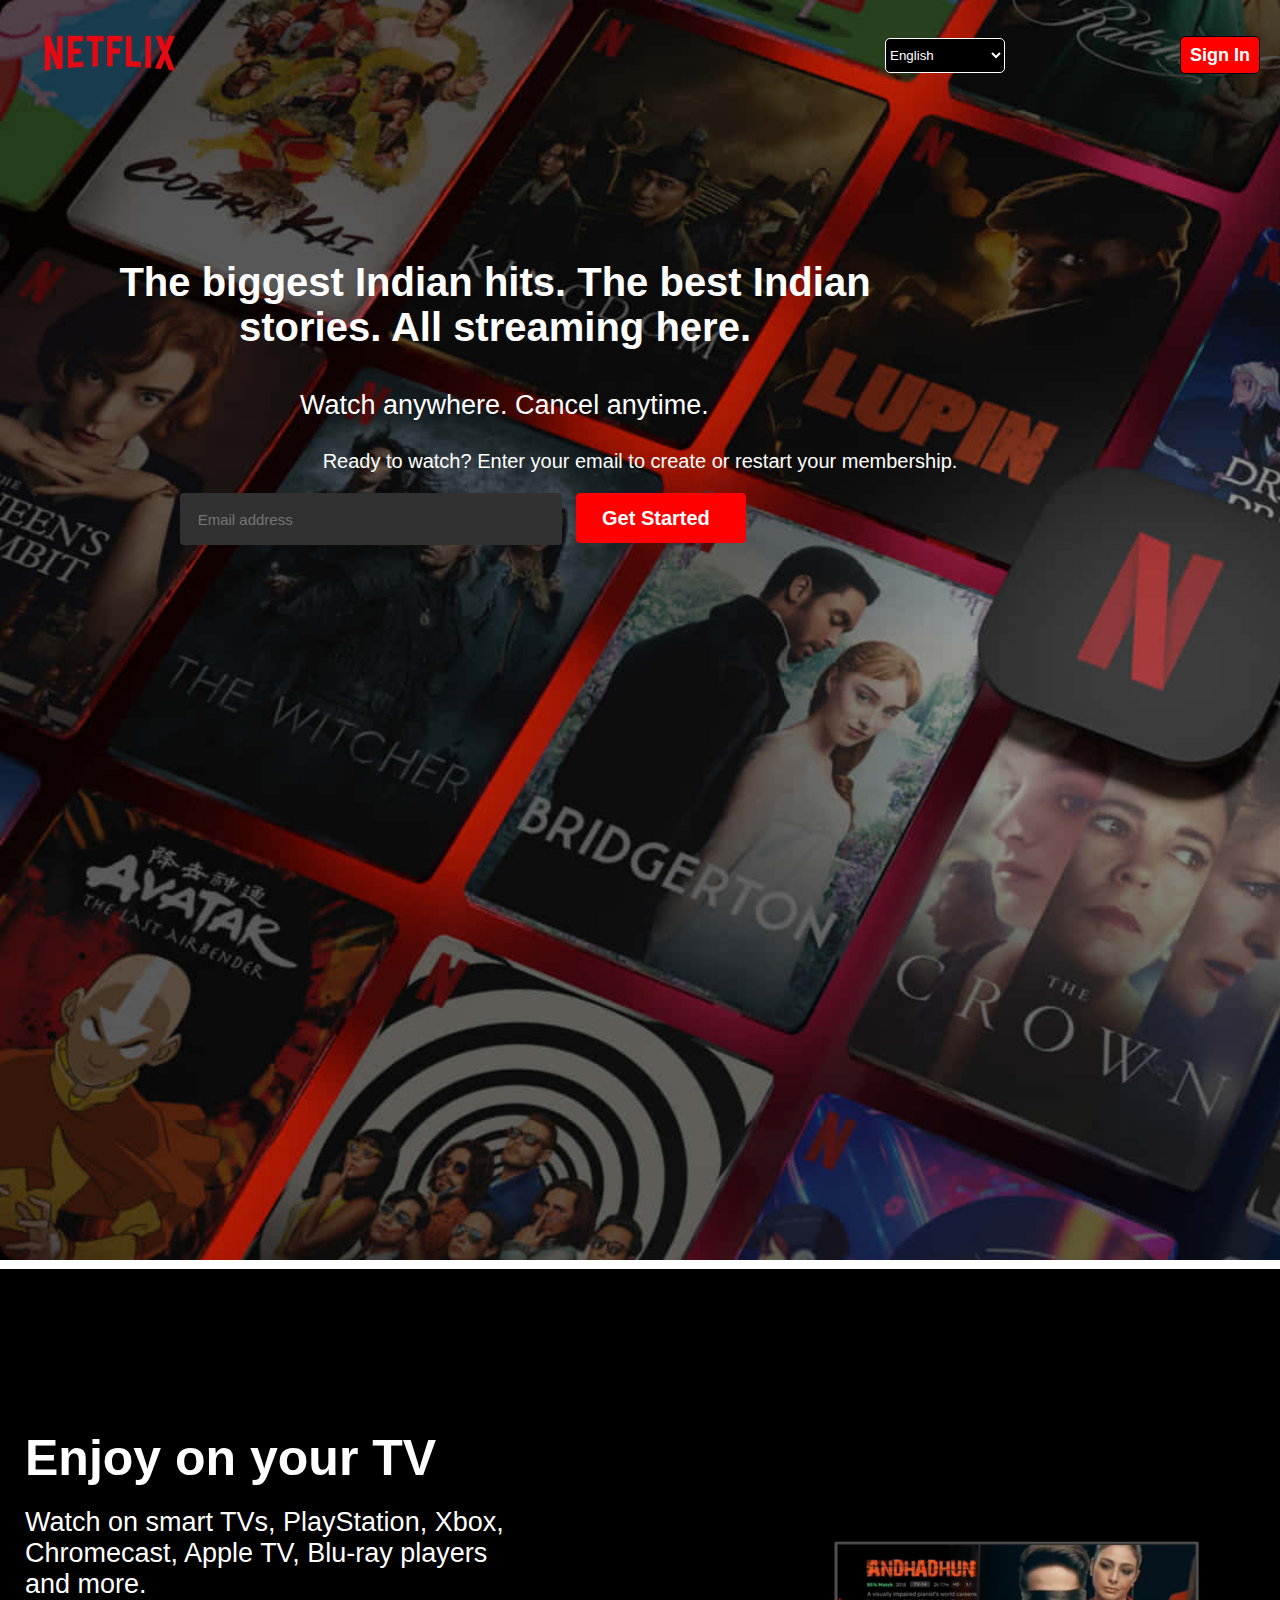
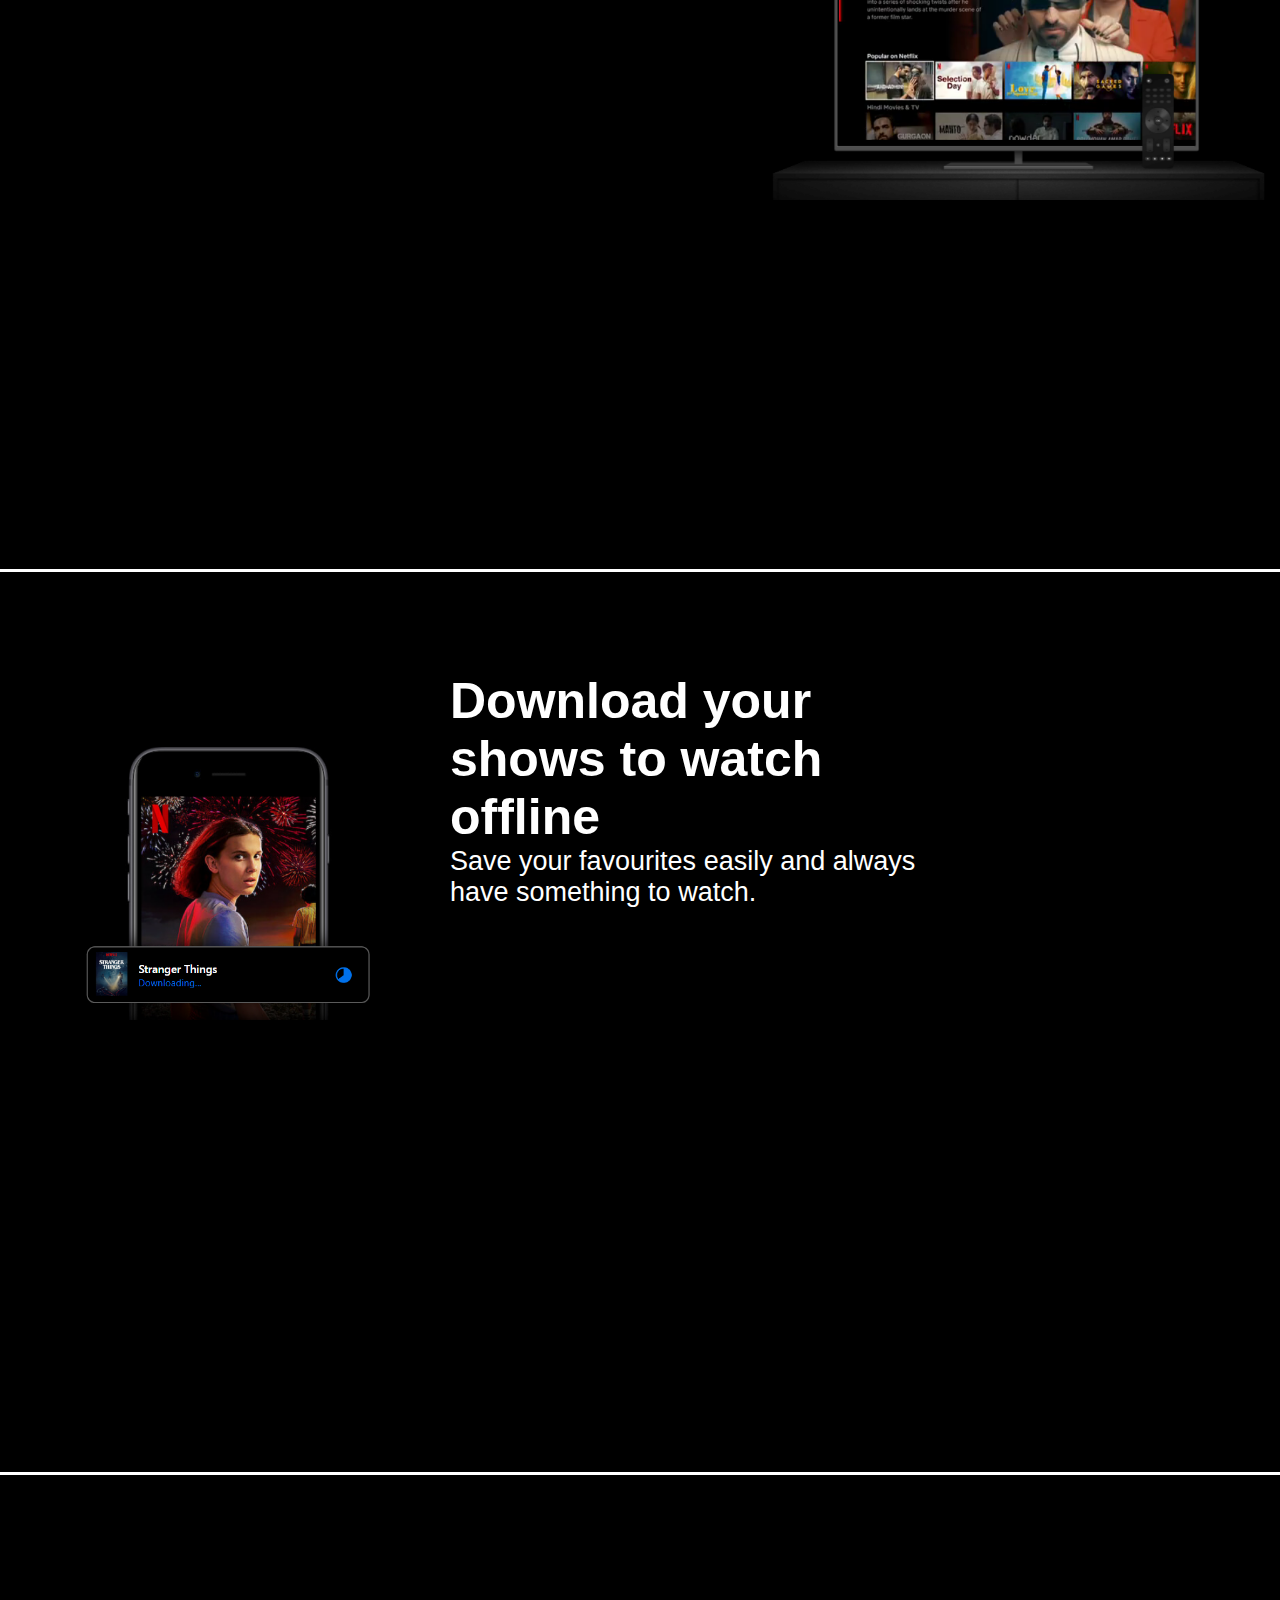
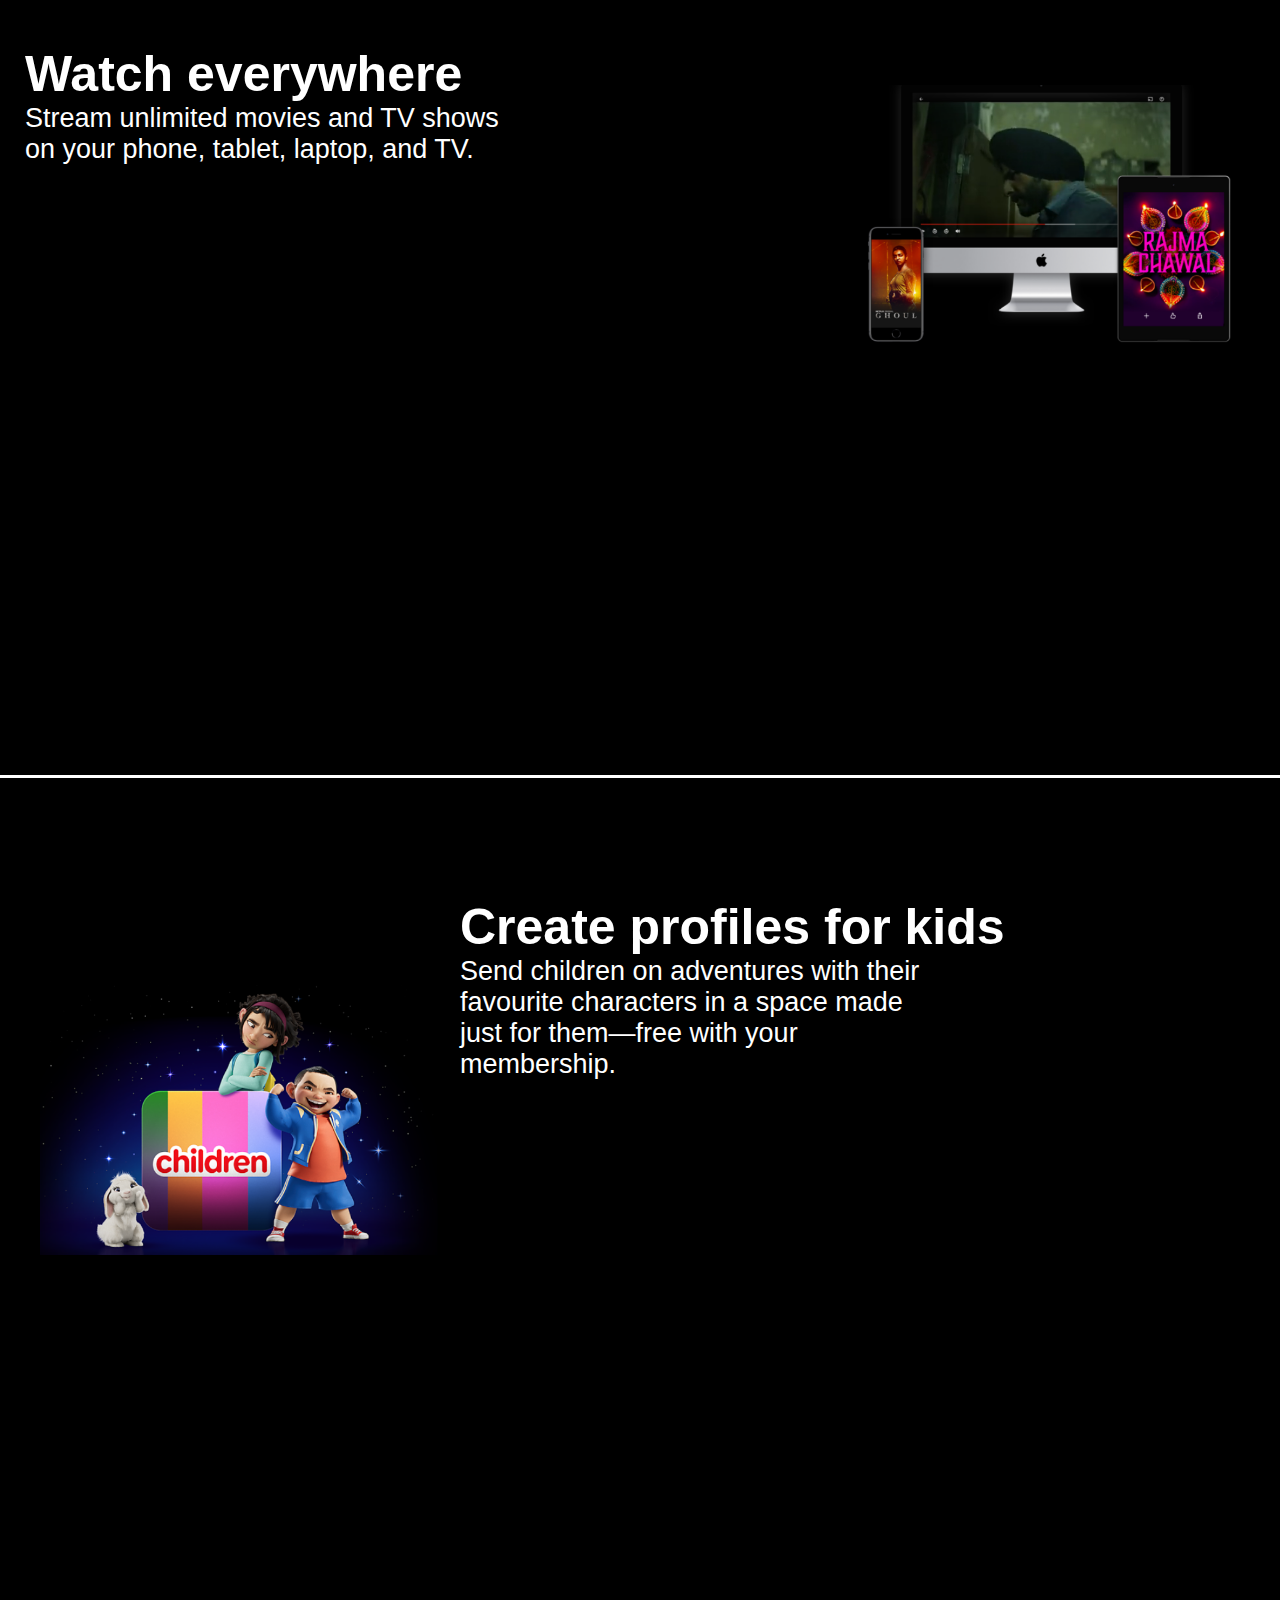
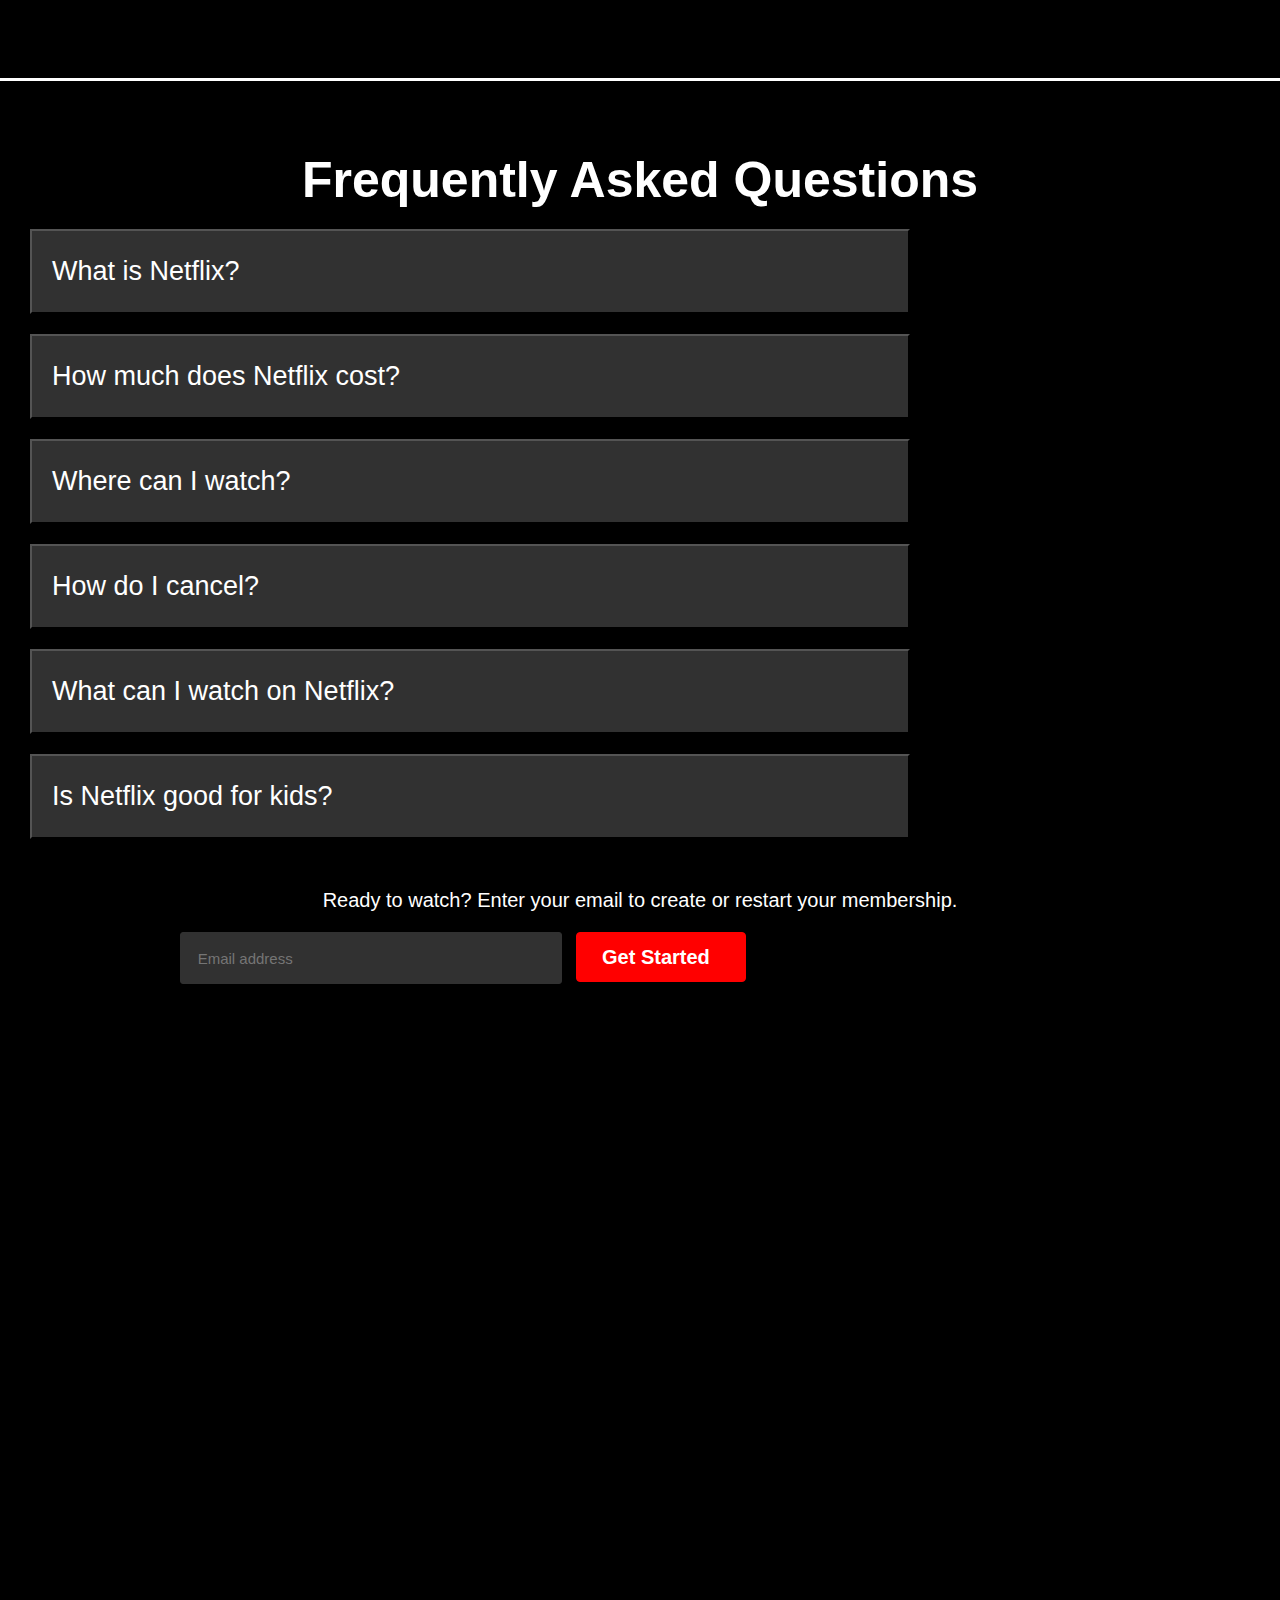
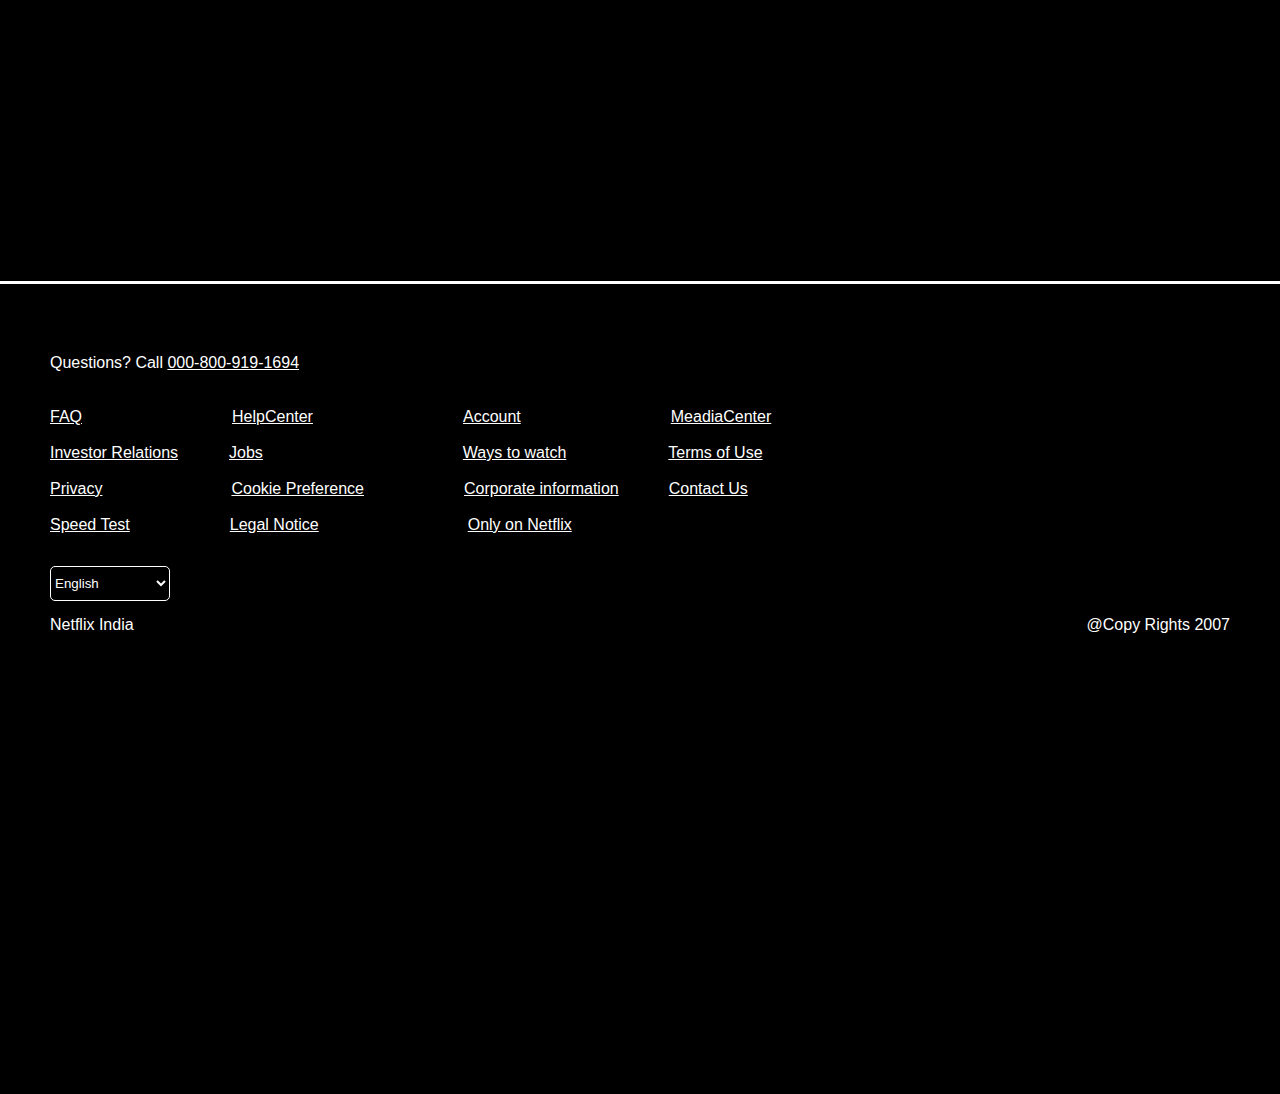
<file: index.html>
<!DOCTYPE html>
<html lang="en">
<head>
    <meta charset="UTF-8">
    <meta http-equiv="X-UA-Compatible" content="IE=edge">
    <meta name="viewport" content="width=device-width, initial-scale=1.0">
    <link rel="stylesheet" href="index.css">
      <link rel="shortcut icon" href="logo2.png" type="image/x-icon">    
     
     <link rel="stylesheet"   href="https://cdnjs.cloudflare.com/ajax/libs/font-awesome/6.5.1/css/all.min.css" integrity="sha512-DTOQO9RWCH3ppGqcWaEA1BIZOC6xxalwEsw9c2QQeAIftl+Vegovlnee1c9QX4TctnWMn13TZye+giMm8e2LwA==" crossorigin="anonymous" referrerpolicy="no-referrer" />
     
    <title>   Netflix India - Watch TV  Shows   Online , Watch Movies Online</title>
</head>
<body>
     
    <div class="page1">
        <div class="navbar">
           <img src="580b57fcd9996e24bc43c529.png" alt="" id="logo">
           <select name="" id="lang"><option value=" "  > English</option><option value=""> हिंदी</option>
        </select>
            <button id="signin">Sign In</button>
        </div>
        <div class="text">
            <p id="text1">
                The biggest Indian hits. The best Indian stories. All streaming here.</p>
                <p id="text2">Watch anywhere. Cancel anytime.</p>
                <p id="text3">Ready to watch? Enter your email to create or restart your membership.</p>
                <form > <input style="color: #fff;" type="gmail" id="gmail" required placeholder="&nbsp;&nbsp;&nbsp;&nbsp;Email address">  <button id="getstarted">Get Started &nbsp;<i class="fa-solid fa-greater-than fa-beat"></i></button></form>
            </div>
    </div>
    <div class="page2">
        <p id="p1">Enjoy on your TV</p>
       <p  id="p2"> Watch on smart TVs, PlayStation, Xbox, Chromecast, Apple TV, Blu-ray players and more.</p>
        <img src="img1.PNG" alt="" id="image1">
    </div>
    <div class="page3">
        <p id="p3">Download your shows to watch offline</p>
       <p  id="p4"> Save your favourites easily and always have something to watch.</p>
        <img src="img2.PNG" alt="" id="image2">
    </div>
    <div class="page3">
        <p id="p5">Watch everywhere</p>
       <p  id="p6"> Stream unlimited movies and TV shows on your phone, tablet, laptop, and TV.</p>
        <img src="img3.PNG" alt="" id="image3">
    </div>
    <div class="page3">
        <p id="p7">Create profiles for kids</p>
       <p  id="p8">Send children on adventures with their favourite characters in a space made just for them—free with your membership.</p>
        <img src="img4.PNG" alt="" id="image4">
    </div>
    <div class="page6">
        <p id="p9">Frequently Asked Questions   </p>
        <button id="Q1">What is Netflix? </button>
        <button id="Q2">How much does Netflix cost?</button>
        <button id="Q3"> Where can I watch?</button>
        <button id="Q4">How do I cancel?</button>
        <button id="Q5">What can I watch on Netflix?</button>
        <button id="Q6">Is Netflix good for kids?</button>
        <p id="text3-clone">Ready to watch? Enter your email to create or restart your membership.</p>
         <form id="form2" > <input style="color: #fff;" type="gmail" id="gmail" required placeholder="&nbsp;&nbsp;&nbsp;&nbsp;Email address">  <button id="getstarted">Get Started &nbsp;<i class="fa-solid fa-greater-than fa-beat"></i></button></form>
    </div>
    <div class="page7">
         
        <p id="l1">Questions? Call <a  > 000-800-919-1694</a></p><br><br>
        <div class="row1"><a  style="margin-left: 50px;">FAQ</a><a  >HelpCenter</a><a  >Account</a><a  >MeadiaCenter</a></div><br>
        <div class="row2"><a  style="margin-left: 50px;">Investor Relations</a><a  >Jobs</a><a  style="margin-left: 200px;">Ways to watch</a><a  style="margin-left: 102px;">Terms of Use</a></div><br>
        <div class="row3"><a  style="margin-left: 50px;">Privacy</a><a  style="margin-left: 129px;" >Cookie Preference</a><a  style="margin-left: 100px;" >Corporate information</a><a  style="margin-left: 50px;" >Contact Us</a></div><br>
        <div class="row4"><a  style="margin-left: 50px;">Speed Test</a><a  style="margin-left: 100px;" >Legal Notice</a><a  style="margin-left: 149px;" >Only on Netflix</a> 
        
             <select name="" id="language"><option value=" "  > English</option><option value=""> हिंदी</option>
            </select>
            <p id="theEnd">Netflix India</p>
            <p id="copy">@Copy Rights 2007</p>
        </div>
</body>
</html>
</file>
<file: index.css>
*{
     
    font-family:   Helvetica, sans-serif;
    margin: 0;
    padding: 0;
     
}
 
.page1{
    width:  100%;
     height: 140vh;
    background-image: url('bg4.jpg');
    background-size: cover;
     background-repeat: no-repeat;
     position: absolute;
     top: 0px;
    background-color: rgb(0, 0, 0);
      
}

.navbar{
     width: 100%;
     height: 60px;
     position: relative;
     display: flex;
     justify-content: space-between;

}
.navbar #logo{
    
    height: 90px;
    
    margin-left: 30px;
    margin-top: 6px;
}
#lang{
    margin-top:38px ;
    background-color: black;
    color: white;
    height: 35px;
    width: 120px;
    border: 0.3px solid white;
    border-radius:5px ;
    position: relative;
     margin-left: 500px;
}
 #signin{
    border: 1px solid black;
    background-color: red;
    color: white;
    height: 38px;
    margin-top: 36px;
    border-radius: 5px;
    width: 80px;
    font-weight:700;
    font-size: 18px;
    position: relative;
    right: 20px;
    cursor: pointer;
      
 }
 /* .page2{
    background-color: aqua;
    height: 300px;
    width: 300px;
    position: absolute;
    top: 100vh;
 } */
  
  #text1{
    color: white;
    font-size:40px;
    font-weight: 900;
    width: 800px;
     height: 80px;
     text-align: center;
    margin-top: 200px;
    margin-left: 95px;
  }
  #text2{
    color: rgb(255, 255, 255);
    margin: 16px 0px 0px;
    font-size: 27px;
   margin-left: 300px;
    margin-top:50px ;
    position: absolute;
    font-weight: 500;
    
  }
  #text3{
    color: white;
    margin-top: 110px;
    font-size: 20px;
    font-weight: 400;
    text-align: center;
  }
  #text3-clone{
   color: white;
   margin-top: 50px;
   font-size: 20px;
   font-weight: 400;
   text-align: center;
 }
 #gmail{
    background-color: rgb(49, 49, 49);
    width: 380px;
    height: 50px;
    border: 1px solid rgb(49, 49, 49);
    border-radius: 3px;
     font-size: 15px;
     font-weight: 500;
 }
 #getstarted{
    margin-left: 10px;
    height: 50px;
    width: 170px;
    color: white;
    background-color: red;
    border: 1px solid red;
    border-radius: 4px;
    font-size: 20px;
    font-weight: 600;
    cursor: pointer;
 }
 #getstarted:hover{
    background-color: rgb(189, 13, 13);
    border: 1px solid rgb(189,13,13);
 }
 #form2{
   margin-top: 20px;
   margin-left: 180px;
 }
 form{
    margin-top: 20px;
    margin-left: 180px;
 }
 
 .page2{
    margin-top: 141vh;
    height:100vh ;
    width: 100%;
    background-color:  rgb(0, 0, 0);
}
#p1{
    color:#fff;
    margin-left:25px;
    
    font-size: 50px;
    font-weight: 600;
    padding-top: 160px;
}
#p2{
    color:#fff;
    margin-left: 25px;
    font-size: 27px;
    font-weight: 400;
    width: 500px;
    margin-top: 20px;
}
#image1{
    height: 270px;
     position: absolute;
     top: 170vh; 
     right: 15px;
}
.page3{
     height:100vh;
     width: 100%;
     background-color:  rgb(0, 0, 0);
     margin-top: 3px;
}
#p3{
    color: rgb(255, 255, 255);
    font-size: 50px;
    font-weight: 700;
    padding-left: 450px;
    padding-top: 100px;
    width: 400px;
}
 #p4{
    color:rgb(255, 255, 255);
    font-size: 27px;
    font-weight: 400;
    padding-left: 450px;
    width: 500px;
 }
 #image2{
    height: 280px;
    position: absolute;
    top: 260vh;
    left: 80px;
 }
 #p5{
    font-size:50px ;
    font-weight: 700;
    color: #fff;
    padding-top: 170px;
    padding-left: 25px;
 }
 #p6{
    color:#fff;
    font-size: 27px;
    font-weight: 400;
    width: 500px;
    padding-left:25px ;
 }
 #image3{
    height: 260px;
    position: absolute;
    top: 365vh;
    right:40px;
 }
 #p7{
    color:#fff;
    font-size: 50px;
    font-weight: 700;
    padding-top: 120px;
    padding-left: 460px;
 }
 #p8{
    color:#fff;
    font-size: 27px;
    font-weight: 400;
    width: 480px;
    padding-left: 460px;
    

 }
 #image4{
    height: 270px;
    position: absolute;
    top: 465vh;
    left:40px;
 }
 .page6{
   height:200vh;
   width: 100%;
   background-color:  rgb(0, 0, 0);
   margin-top: 3px;
}
 #p9{
   color:#fff;
   font-size: 50px;
   font-weight: 700;
   text-align: center;
   padding-top:70px;
 }
 #Q1{
   margin-top: 20px;
   margin-left: 30px;
   width: 880px;
   height: 85px;
   background-color: rgb(49, 49, 49);
   color: white;
   font-size: 27px;
   font-weight: 400;
   text-align: left;
   padding-left: 20px;
   cursor: pointer;
 }
 #Q2{
   cursor: pointer;
   margin-top: 20px;
   margin-left: 30px;
   width: 880px;
   height: 85px;
   background-color: rgb(49, 49, 49);
   color: white;
   font-size: 27px;
   font-weight: 400;
   text-align: left;
   padding-left: 20px;
 }
 #Q3{
   margin-top: 20px;
   margin-left: 30px;
   width: 880px;
   height: 85px;
   background-color: rgb(49, 49, 49);
   color: white;
   font-size: 27px;
   font-weight: 400;
   text-align: left;
   padding-left: 20px;
   cursor: pointer;
 }
 #Q4{
   margin-top: 20px;
   margin-left: 30px;
   width: 880px;
   height: 85px;
   background-color: rgb(49, 49, 49);
   color: white;
   font-size: 27px;
   font-weight: 400;
   text-align: left;
   padding-left: 20px;
   cursor: pointer;
 }
 #Q5{
   margin-top: 20px;
   margin-left: 30px;
   width: 880px;
   height: 85px;
   background-color: rgb(49, 49, 49);
   color: white;
   font-size: 27px;
   font-weight: 400;
   text-align: left;
   padding-left: 20px;
   cursor: pointer;
 }
 #Q6{
   margin-top: 20px;
   margin-left: 30px;
   width: 880px;
   height: 85px;
   background-color: rgb(49, 49, 49);
   color: white;
   font-size: 27px;
   font-weight: 400;
   text-align: left;
   padding-left: 20px;
   cursor: pointer;
 }
 .page7{
   height:90vh;
   width: 100%;
   background-color:  rgb(0, 0, 0);
   margin-top: 3px;
}
a{
   text-decoration: underline;
   cursor: pointer;
}
 
#l1{
   color: #fff;
   padding-top: 70px;
   padding-left: 50px;
}
.row1{
    
   color: #fff;
   display: flex;
    
}
.row1 a{
   margin-left: 150px;
}
.row2{
    
   color: #fff;
   display: flex;
    
}
.row2 a{
   margin-left: 51px;
}
.row3{
    
   color: #fff;
   display: flex;
    
}
.row3 a{
   margin-left: 150px;
}
.row4{
    
   color: #fff;
   display: flex;
    
}
.row4 a{
   margin-left: 150px;
}
#language{
   margin-top: 50px;
   position: absolute;
   left: 50px;
    
   background-color: black;
   color: white;
   height: 35px;
   width: 120px;
   border: 0.3px solid white;
   border-radius:5px ;
   
    
}
#theEnd{
   margin-top: 60px;
   color: #fff;
   position: absolute;
   left: 50px;
   margin-top: 100px;
}
 #Q6:hover{
   background-color:rgb(65, 65, 65) ;
   transition:0.2s;
    
 }
 #Q5:hover{
   background-color:rgb(65, 65, 65) ;
   transition:0.2s;
    
 }
 #Q4:hover{
   background-color:rgb(65, 65, 65) ;
   transition:0.2s;
    
 }
 #Q3:hover{
   background-color:rgb(65, 65, 65) ;
   transition:0.2s;
    
 }
 #Q2:hover{
   background-color:rgb(65, 65, 65) ;
   transition:0.2s;
    
 }
 #Q1:hover{
   background-color:rgb(65, 65, 65) ;
   transition:0.2s;
    
 }

#copy{
   margin-top: 60px;
   color: #fff;
   position: absolute;
   right: 50px;
   margin-top: 100px;
}
</file>
